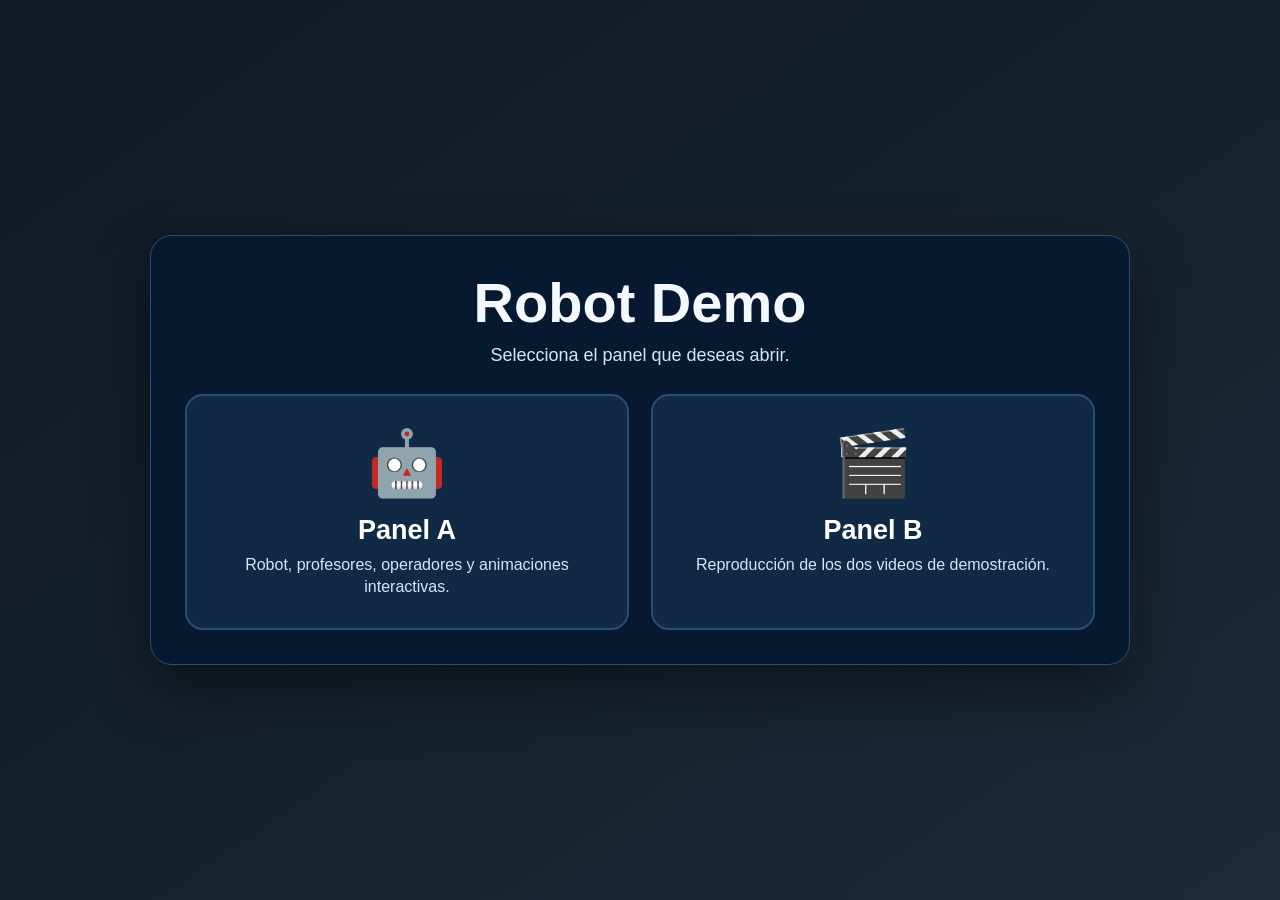
<file: index.html>
<!doctype html><html lang="es"><head><meta charset="utf-8"><meta name="viewport" content="width=device-width,initial-scale=1"><title>Robot Demo</title><link rel="stylesheet" href="css/estilos.css"></head><body><main class="home-wrap"><section class="home-card"><h1>Robot Demo</h1><p>Selecciona el panel que deseas abrir.</p><div class="menu-grid"><a class="menu-card" href="robot.html"><span class="menu-icon">🤖</span><span class="menu-title">Panel A</span><span class="menu-copy">Robot, profesores, operadores y animaciones interactivas.</span></a><a class="menu-card" href="videos.html"><span class="menu-icon">🎬</span><span class="menu-title">Panel B</span><span class="menu-copy">Reproducción de los dos videos de demostración.</span></a></div></section></main></body></html>
</file>
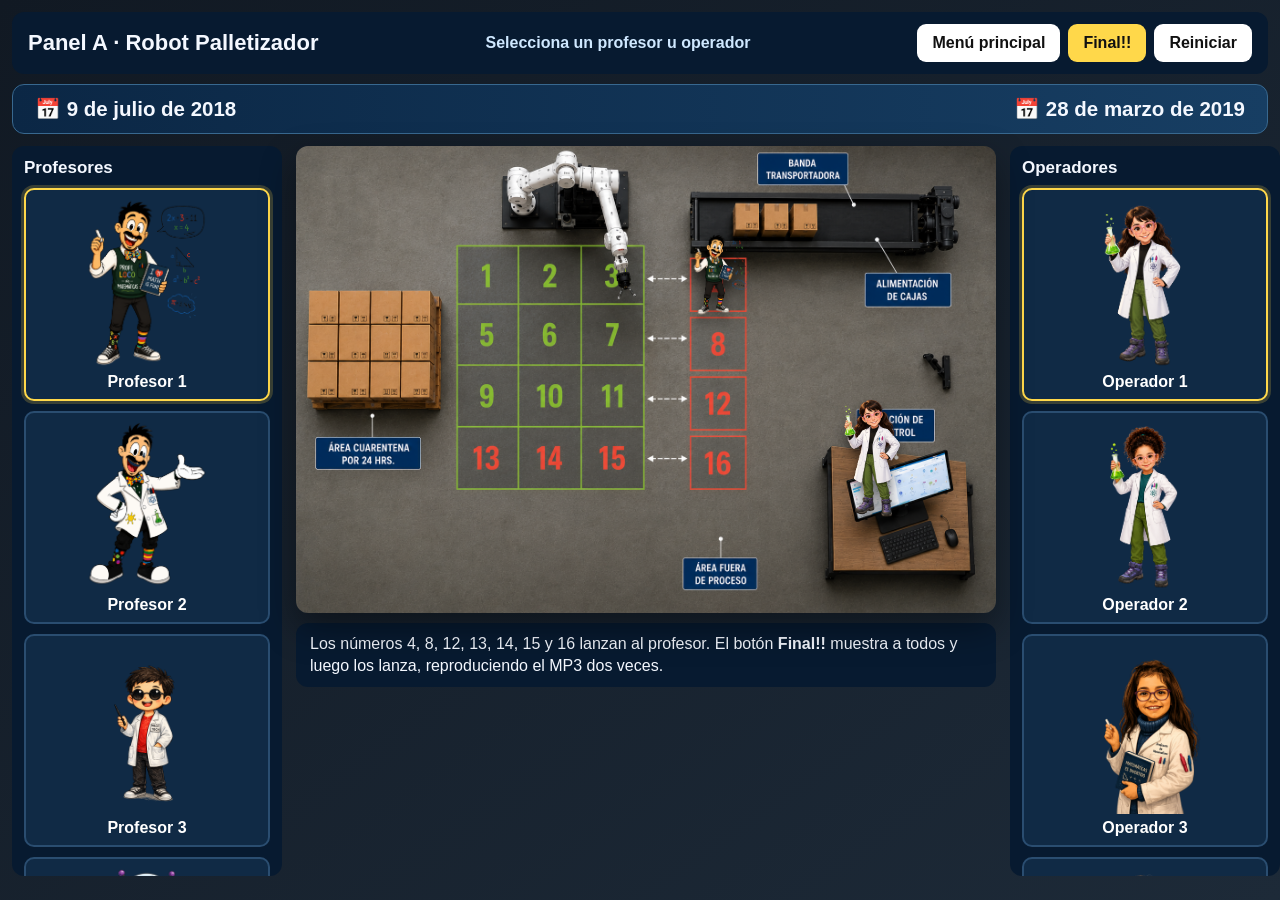
<file: robot.html>
<!doctype html><html lang="es"><head><meta charset="utf-8"><meta name="viewport" content="width=device-width,initial-scale=1"><title>Panel A</title><link rel="stylesheet" href="css/estilos.css"><link rel="stylesheet" href="css/robot.css"></head><body><div class="app"><div class="robot-top"><h1>Panel A · Robot Palletizador</h1><div id="status">Selecciona un profesor u operador</div><div class="actions"><a class="btn btn-light" href="index.html">Menú principal</a><button class="btn btn-warning" id="finalShow">Final!!</button><button class="btn btn-light" id="reset">Reiniciar</button></div></div><div class="date-legend"><div class="date-item">📅 9 de julio de 2018</div><div class="date-item">📅 28 de marzo de 2019</div></div><div class="layout"><aside class="side"><h2>Profesores</h2><div class="cards"><button class="person-card selected" data-prof="1"><img src="img/profesores/profesor1.png"><span>Profesor 1</span></button><button class="person-card" data-prof="2"><img src="img/profesores/profesor2.png"><span>Profesor 2</span></button><button class="person-card" data-prof="3"><img src="img/profesores/profesor3.png"><span>Profesor 3</span></button><button class="person-card" data-prof="4"><img src="img/profesores/profesor4.png"><span>Profesor 4</span></button></div></aside><main class="center"><div class="stage" id="stage"><img id="profOnStage" src="img/profesores/profesor1.png"><img id="operatorOnStage" src="img/operadores/operador1.png"><div id="box" class="box"></div><div id="burst" class="burst">¡HEE HEE!</div><div id="finalMessage" class="final-message">¡FINAL!!</div></div><div class="legend">Los números 4, 8, 12, 13, 14, 15 y 16 lanzan al profesor. El botón <b>Final!!</b> muestra a todos y luego los lanza, reproduciendo el MP3 dos veces.</div></main><aside class="side"><h2>Operadores</h2><div class="cards"><button class="person-card selected" data-op="1"><img src="img/operadores/operador1.png"><span>Operador 1</span></button><button class="person-card" data-op="2"><img src="img/operadores/operador2.png"><span>Operador 2</span></button><button class="person-card" data-op="3"><img src="img/operadores/operador3.png"><span>Operador 3</span></button><button class="person-card" data-op="4"><img src="img/operadores/operador4.png"><span>Operador 4</span></button><button class="person-card" data-op="5"><img src="img/operadores/operador5.png"><span>Operador 5</span></button></div></aside></div></div><audio id="heehee" preload="auto" src="audio/heehee.mp3"></audio><script src="js/robot.js"></script></body></html>
</file>
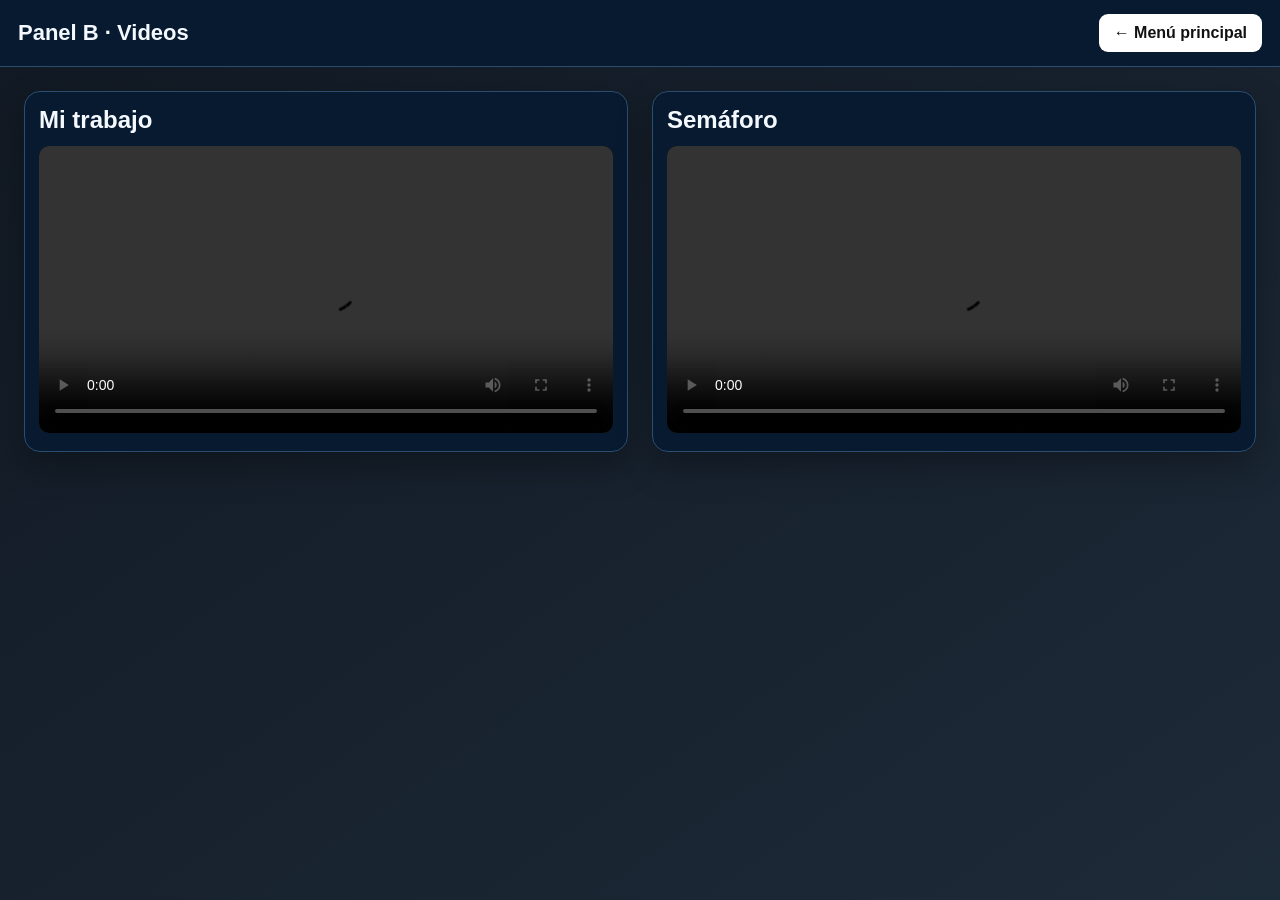
<file: videos.html>
<!doctype html><html lang="es"><head><meta charset="utf-8"><meta name="viewport" content="width=device-width,initial-scale=1"><title>Panel B - Videos</title><link rel="stylesheet" href="css/estilos.css"><style>.video-wrap{width:min(1500px,100%);margin:auto;padding:24px}.video-grid{display:grid;grid-template-columns:repeat(2,minmax(0,1fr));gap:24px}.video-card{background:var(--navy);border:1px solid var(--line);border-radius:16px;padding:14px;box-shadow:0 14px 35px rgba(0,0,0,.3)}.video-card h2{margin:0 0 12px}video{width:100%;max-height:72vh;background:#000;border-radius:10px}@media(max-width:900px){.video-grid{grid-template-columns:1fr}}</style></head><body><header class="page-header"><h1>Panel B · Videos</h1><a class="btn btn-light" href="index.html">← Menú principal</a></header><main class="video-wrap"><div class="video-grid"><article class="video-card"><h2>Mi trabajo</h2><video controls preload="metadata"><source src="videos/mi_trabajo.mp4" type="video/mp4"></video></article><article class="video-card"><h2>Semáforo</h2><video controls preload="metadata"><source src="videos/semaforo.mp4" type="video/mp4"></video></article></div></main></body></html>
</file>
<file: css/estilos.css>
:root{--navy:#071a30;--navy2:#102a45;--line:#2a4d70;--text:#f4f8ff;--accent:#56b9ff;--yellow:#ffd84a}*{box-sizing:border-box}body{margin:0;min-height:100vh;background:linear-gradient(145deg,#111923,#1d2a38);color:var(--text);font-family:Arial,Helvetica,sans-serif}a{text-decoration:none;color:inherit}button{font:inherit}.btn{border:0;border-radius:9px;padding:10px 15px;cursor:pointer;font-weight:800}.btn-light{background:#fff;color:#111}.btn-warning{background:var(--yellow);color:#111}.home-wrap{min-height:100vh;display:grid;place-items:center;padding:30px}.home-card{width:min(980px,100%);background:rgba(7,26,48,.96);border:1px solid var(--line);border-radius:22px;padding:34px;box-shadow:0 24px 60px rgba(0,0,0,.45);text-align:center}.home-card h1{margin:0 0 10px;font-size:clamp(30px,5vw,56px)}.home-card p{margin:0 0 28px;color:#cfe8ff;font-size:18px}.menu-grid{display:grid;grid-template-columns:repeat(2,minmax(0,1fr));gap:22px}.menu-card{border:2px solid var(--line);border-radius:18px;background:var(--navy2);color:#fff;padding:30px 22px;transition:.18s ease;min-height:220px}.menu-card:hover{transform:translateY(-4px);border-color:var(--accent);box-shadow:0 12px 28px rgba(0,0,0,.35)}.menu-icon{font-size:64px;display:block;margin-bottom:14px}.menu-title{display:block;font-size:27px;font-weight:800;margin-bottom:8px}.menu-copy{display:block;color:#cfe8ff;font-size:16px;line-height:1.4}.page-header{display:flex;align-items:center;justify-content:space-between;padding:14px 18px;background:var(--navy);border-bottom:1px solid var(--line)}.page-header h1{margin:0;font-size:22px}@media(max-width:900px){.menu-grid{grid-template-columns:1fr}}
</file>
<file: css/robot.css>
body{overflow-x:auto}.app{width:min(1900px,100%);margin:auto;padding:12px}.robot-top{display:flex;align-items:center;justify-content:space-between;gap:12px;background:var(--navy);border-radius:12px;padding:12px 16px;margin-bottom:10px}.robot-top h1{margin:0;font-size:22px}.actions{display:flex;gap:8px;flex-wrap:wrap}#status{font-weight:800;color:#cfe8ff}.date-legend{display:flex;justify-content:space-between;gap:24px;background:linear-gradient(90deg,#0b2745,#173e63);border:1px solid #38688f;border-radius:12px;padding:12px 22px;margin-bottom:12px;font-weight:800}.date-item{font-size:clamp(16px,1.6vw,24px)}.layout{display:grid;grid-template-columns:270px minmax(700px,1fr) 270px;gap:14px;align-items:start}.side{background:var(--navy);border-radius:12px;padding:12px;max-height:calc(100vh - 170px);overflow:auto}.side h2{font-size:17px;margin:0 0 10px}.cards{display:flex;flex-direction:column;gap:10px}.person-card{width:100%;border:2px solid var(--line);background:var(--navy2);color:#fff;border-radius:10px;padding:8px;cursor:pointer}.person-card:hover{border-color:#8dcaff}.person-card.selected{border-color:var(--yellow);box-shadow:0 0 0 3px rgba(255,216,74,.2)}.person-card img{width:100%;height:170px;object-fit:contain;display:block}.person-card span{display:block;font-weight:800;margin-top:5px}.center{min-width:0}.stage{position:relative;width:100%;aspect-ratio:3/2;background:url("../img/fondo_robot.png") center/100% 100% no-repeat;overflow:hidden;border-radius:12px;box-shadow:0 15px 35px rgba(0,0,0,.4)}.hit{position:absolute;border:2px solid transparent;background:transparent;cursor:pointer;border-radius:7px;z-index:15}.hit:hover{border-color:#fff;background:rgba(255,255,255,.12)}#profOnStage{position:absolute;z-index:30;left:56.2%;top:17.5%;width:9.5%;height:19%;object-fit:contain;object-position:center bottom;pointer-events:none;filter:drop-shadow(0 8px 6px rgba(0,0,0,.55));transform-origin:50% 100%}#operatorOnStage{position:absolute;z-index:29;left:76.5%;top:52%;width:12%;height:28%;object-fit:contain;object-position:center bottom;pointer-events:none;filter:drop-shadow(0 8px 6px rgba(0,0,0,.55))}.box{position:absolute;z-index:25;width:5%;height:6%;left:68%;top:13%;display:none;background:linear-gradient(#cf9148,#9c612b);border:2px solid #70400e;border-radius:3px;box-shadow:0 8px 12px rgba(0,0,0,.35)}.box::after{content:"📦";position:absolute;inset:0;display:grid;place-items:center;font-size:30px}.burst{position:absolute;z-index:40;display:none;left:54%;top:15%;font-size:40px;font-weight:900;color:#ffe84a;text-shadow:3px 3px #111}.final-message{position:absolute;z-index:60;inset:6% 15% auto;display:none;text-align:center;font-size:clamp(28px,4vw,64px);font-weight:900;color:#ffe84a;text-shadow:4px 4px 0 #111}.final-character{position:absolute;z-index:45;width:9%;height:20%;object-fit:contain;object-position:center bottom;pointer-events:none;filter:drop-shadow(0 8px 7px rgba(0,0,0,.6));transform-origin:50% 100%}.legend{margin-top:10px;background:var(--navy);border-radius:12px;padding:10px 14px;line-height:1.4}@media(max-width:1200px){.layout{grid-template-columns:210px minmax(600px,1fr) 210px}.person-card img{height:130px}}
</file>
